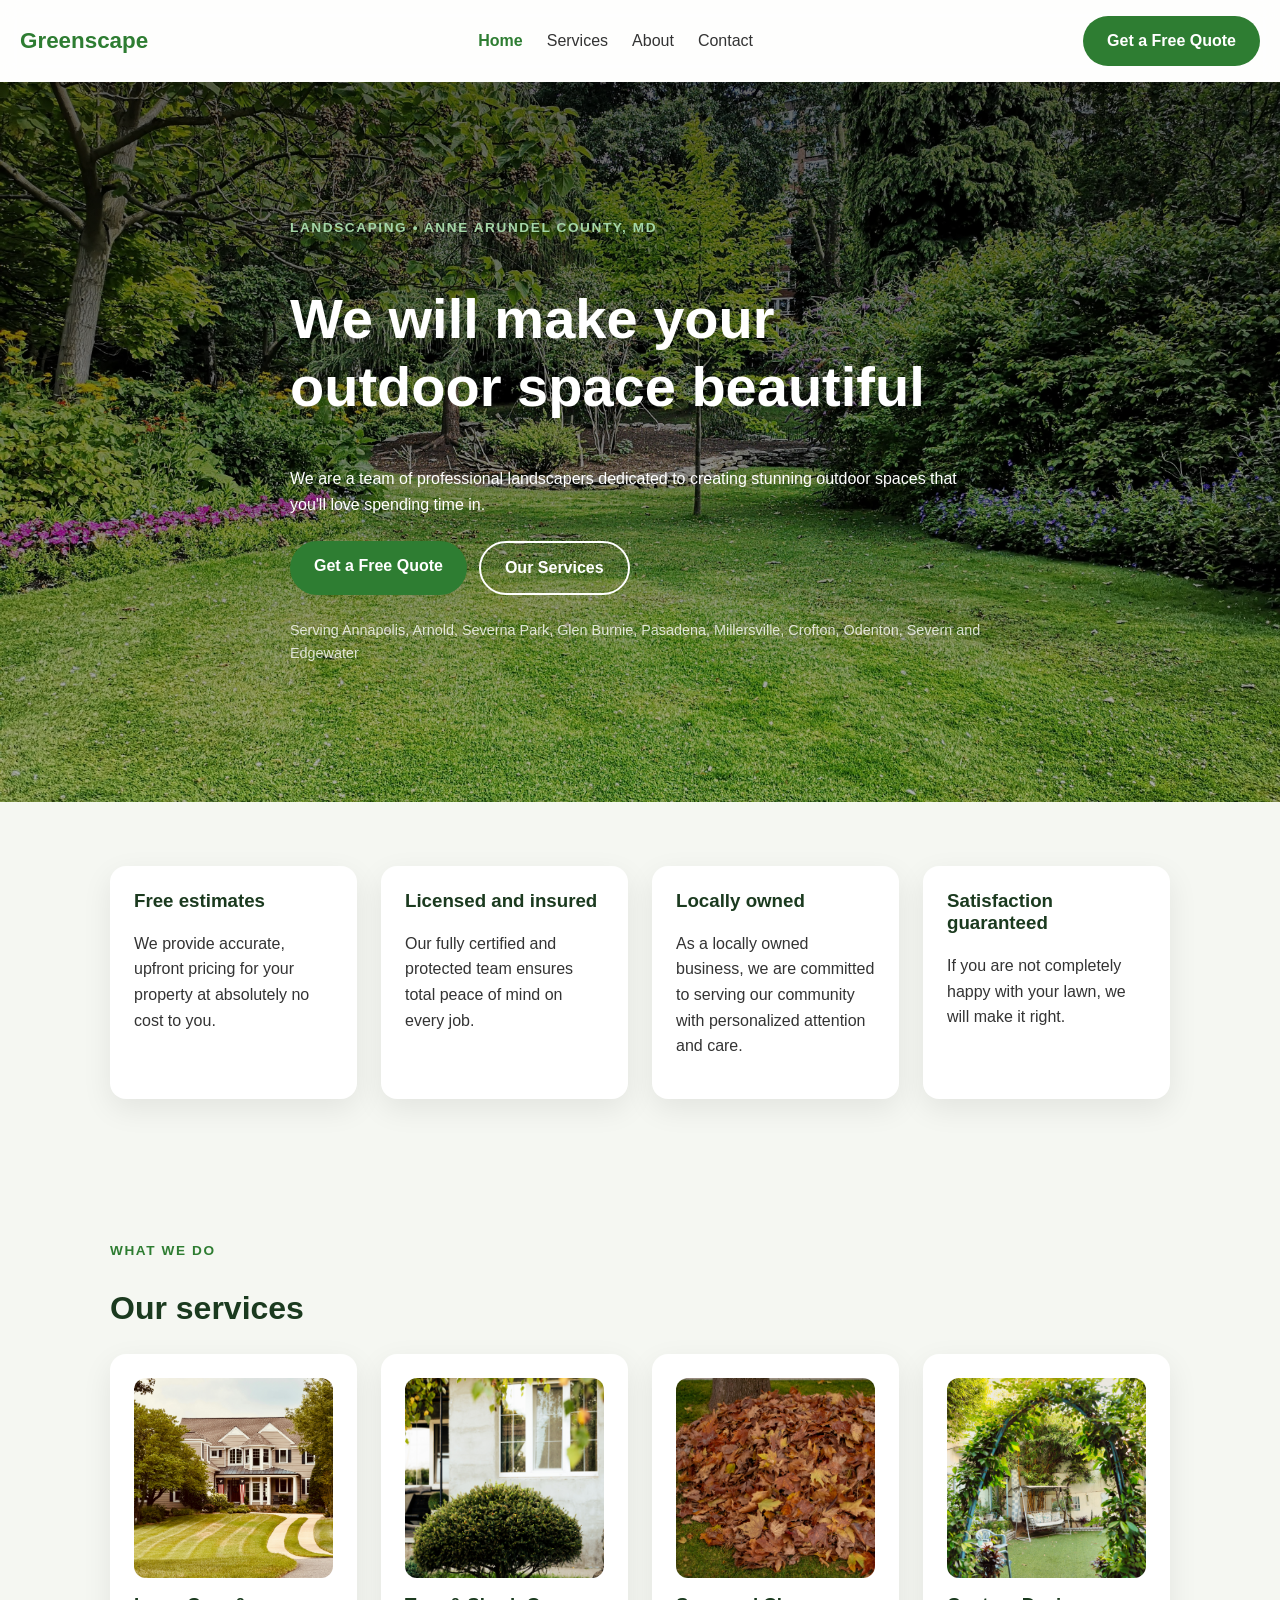
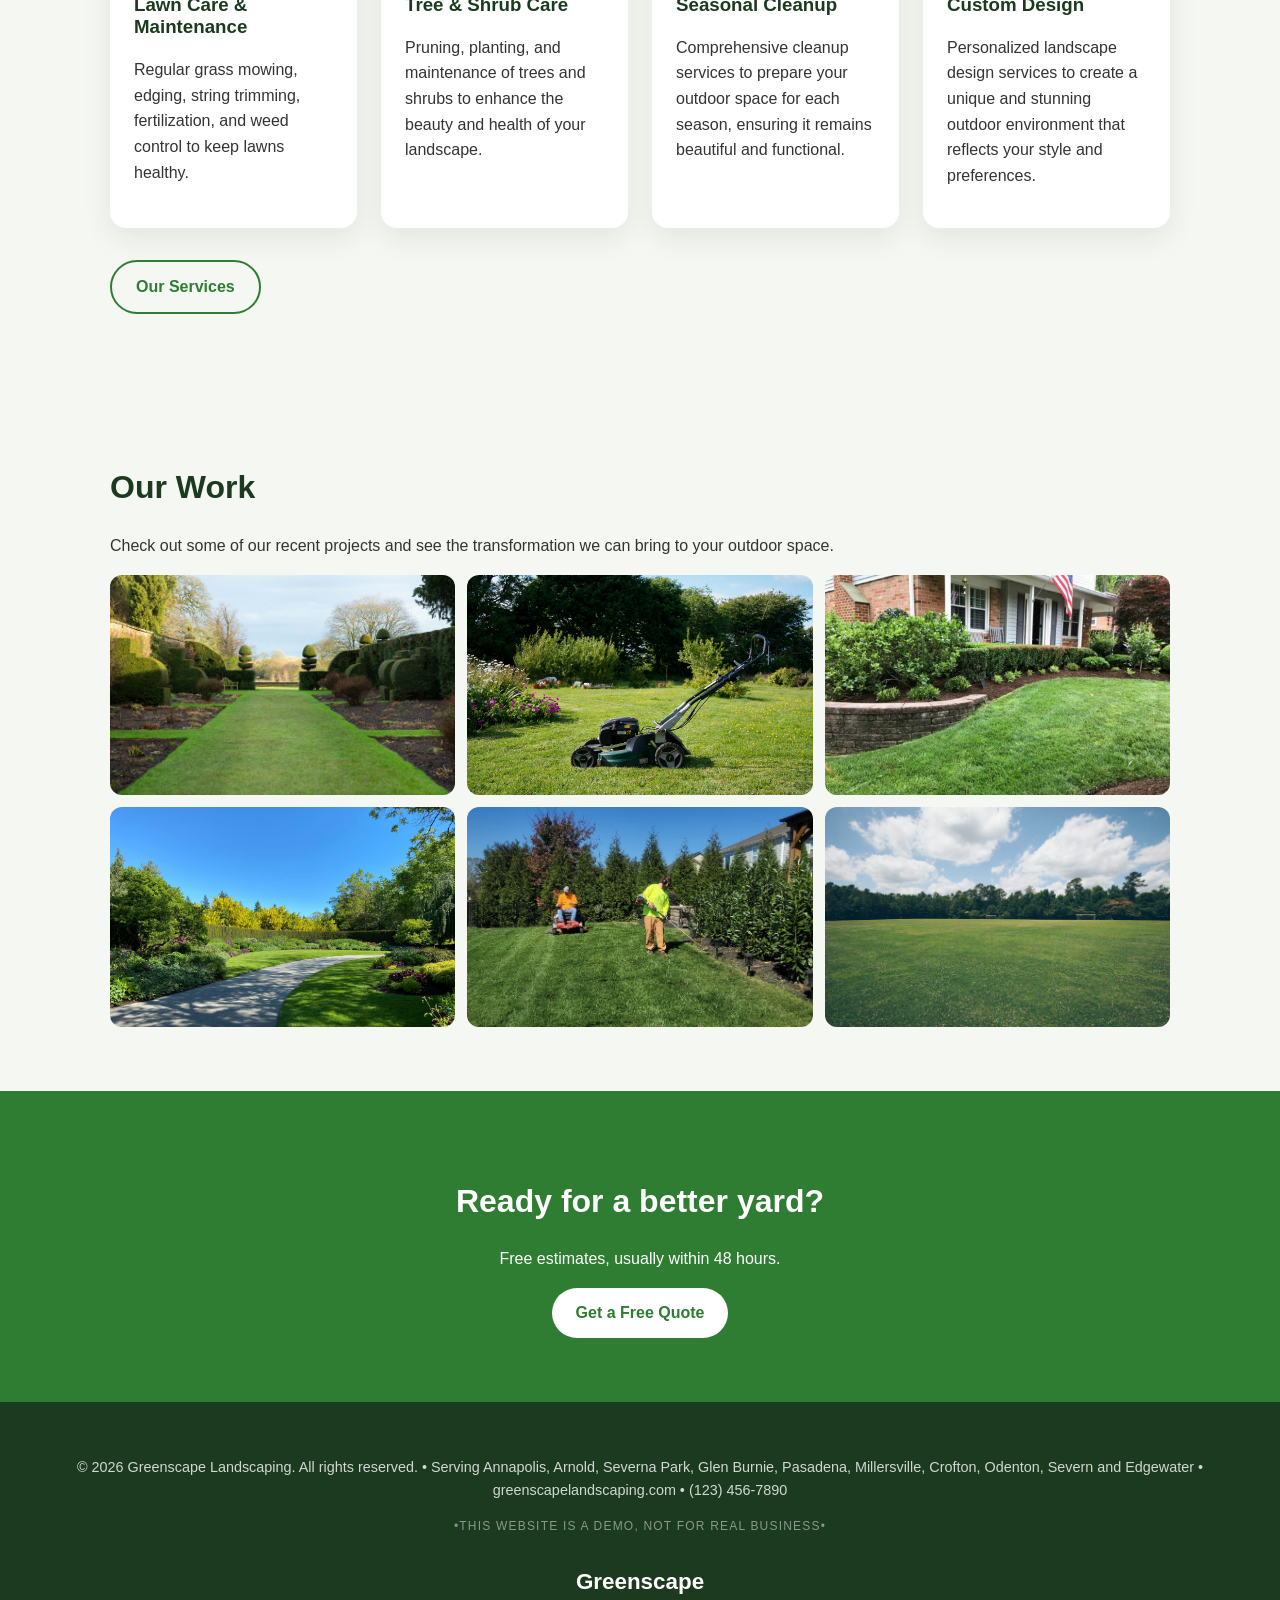
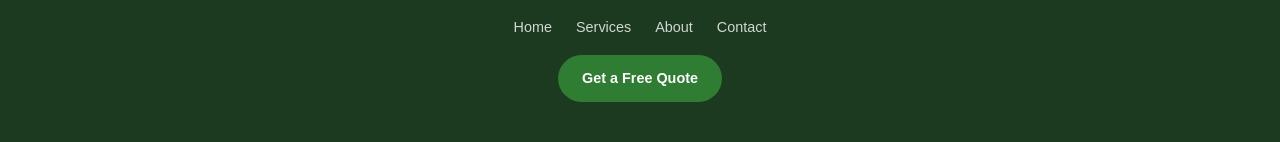
<file: index.html>
<!DOCTYPE html>
<html lang="en">
<head>
    <meta charset="UTF-8">
    <meta name="viewport" content="width=device-width, initial-scale=1.0">
    <title>My mock up website</title>
    <link rel="stylesheet" type="text/css" href="css/style.css">
</head>
<body>
    <header>
        <a class="logo" href="index.html">Greenscape</a>
        <nav>
            <ul>
                <li><a class="active" href="index.html">Home</a></li>
                <li><a href="services.html">Services</a></li>
                <li><a href="about.html">About</a></li>
                <li><a href="contact.html">Contact</a></li>
            </ul>
        </nav>
        <a href="quote.html" class="btn">Get a Free Quote</a>
        <button aria-label="Open menu" class="burger"><span></span><span></span><span></span></button>
    </header>
    <main>
        <section class="hero">
            <div class="hero-content">
                <p class="eyebrow">Landscaping &bull; Anne Arundel County, MD</p>
                <h1>We will make your outdoor space beautiful</h1>
                <p>We are a team of professional landscapers dedicated to creating stunning outdoor spaces that you'll love spending time in.</p>
                <div class="hero-buttons">
                    <a class="btn" href="quote.html">Get a Free Quote</a>
                    <a class="btn-ghost" href="services.html">Our Services</a>
                </div>
                <div class="hero-area">
                <p>Serving Annapolis, Arnold, Severna Park, Glen Burnie, Pasadena, Millersville, Crofton, Odenton, Severn and Edgewater</p>
                </div>
            </div>
        </section>
        <section class="trust">
            <div class="trust-grid">
                <div class="card">
                    <h3>Free estimates</h3>
                    <p>We provide accurate, upfront pricing for your property at absolutely no cost to you.</p>
                </div>
                <div class="card">
                    <h3>Licensed and insured</h3>
                    <p>Our fully certified and protected team ensures total peace of mind on every job.</p>
                </div>
                <div class="card">
                    <h3>Locally owned</h3>
                    <p>As a locally owned business, we are committed to serving our community with personalized attention and care.</p>
                </div>
                <div class="card">
                    <h3>Satisfaction guaranteed</h3>
                    <p>If you are not completely happy with your lawn, we will make it right.</p>
                </div>
            </div>
        </section>
        <section>
            <p class="eyebrow">What we do</p>
            <h2>Our services</h2>
            <div class="services-grid">
                <div class="card">
                    <img src="images/lawnCare.jpg" alt="Lawn Care">
                    <h3>Lawn Care &amp; Maintenance</h3>
                    <p>Regular grass mowing, edging, string trimming, fertilization, and weed control to keep lawns healthy.</p>
                </div>
                <div class="card">
                    <img src="images/treeShrubCare.jpg" alt="Tree &amp; Shrub Care">
                    <h3>Tree &amp; Shrub Care</h3>
                    <p>Pruning, planting, and maintenance of trees and shrubs to enhance the beauty and health of your landscape.</p>
                </div>
                <div class="card">
                    <img src="images/seasonalCleanup.jpg" alt="Seasonal Cleanup">
                    <h3>Seasonal Cleanup</h3>
                    <p>Comprehensive cleanup services to prepare your outdoor space for each season, ensuring it remains beautiful and functional.</p>
                </div>
                <div class="card">
                    <img src="images/customDesign.jpg" alt="Custom Design">
                    <h3>Custom Design</h3>
                    <p>Personalized landscape design services to create a unique and stunning outdoor environment that reflects your style and preferences.</p>
                </div>
            </div>
            <a class="btn-ghost" href="services.html">Our Services</a>
        </section>
        <section>
            <h2>Our Work</h2>
            <p>Check out some of our recent projects and see the transformation we can bring to your outdoor space.</p>
            <div class="gallery">
                <img src="images/image1.jpg" alt="A lawn with shaped bushes">
                <img src="images/image2.jpg" alt="A beautiful yard with flowers">
                <img src="images/image3.jpg" alt="A curated front lawn with cut hedges">
                <img src="images/image4.jpg" alt="A long driveway with flowers on the sides">
                <img src="images/image5.jpg" alt="A backyard with trees and bushes">
                <img src="images/image6.jpg" alt="A maintained soccer field">
            </div>
        </section>
        <section class="cta">
            <h2>Ready for a better yard?</h2>
            <p>Free estimates, usually within 48 hours.</p>
            <a class="btn" href="quote.html">Get a Free Quote</a>
        </section>
    </main>
    <footer>
        <p>&copy; 2026 Greenscape Landscaping. All rights reserved. &bull; Serving Annapolis, Arnold, Severna Park, Glen Burnie, Pasadena, Millersville, Crofton, Odenton, Severn and Edgewater &bull; greenscapelandscaping.com &bull; (123) 456-7890</p>
        <p class="demo-note">&bull;THIS WEBSITE IS A DEMO, NOT FOR REAL BUSINESS&bull;</p>
        <a class="logo" href="index.html">Greenscape</a>
        <nav>
            <ul>
                <li><a class="active" href="index.html">Home</a></li>
                <li><a href="services.html">Services</a></li>
                <li><a href="about.html">About</a></li>
                <li><a href="contact.html">Contact</a></li>
            </ul>
        </nav>
        <a href="quote.html" class="btn">Get a Free Quote</a>
    </footer>
    <script src="js/main.js"></script>
</body>
</html>
</file>
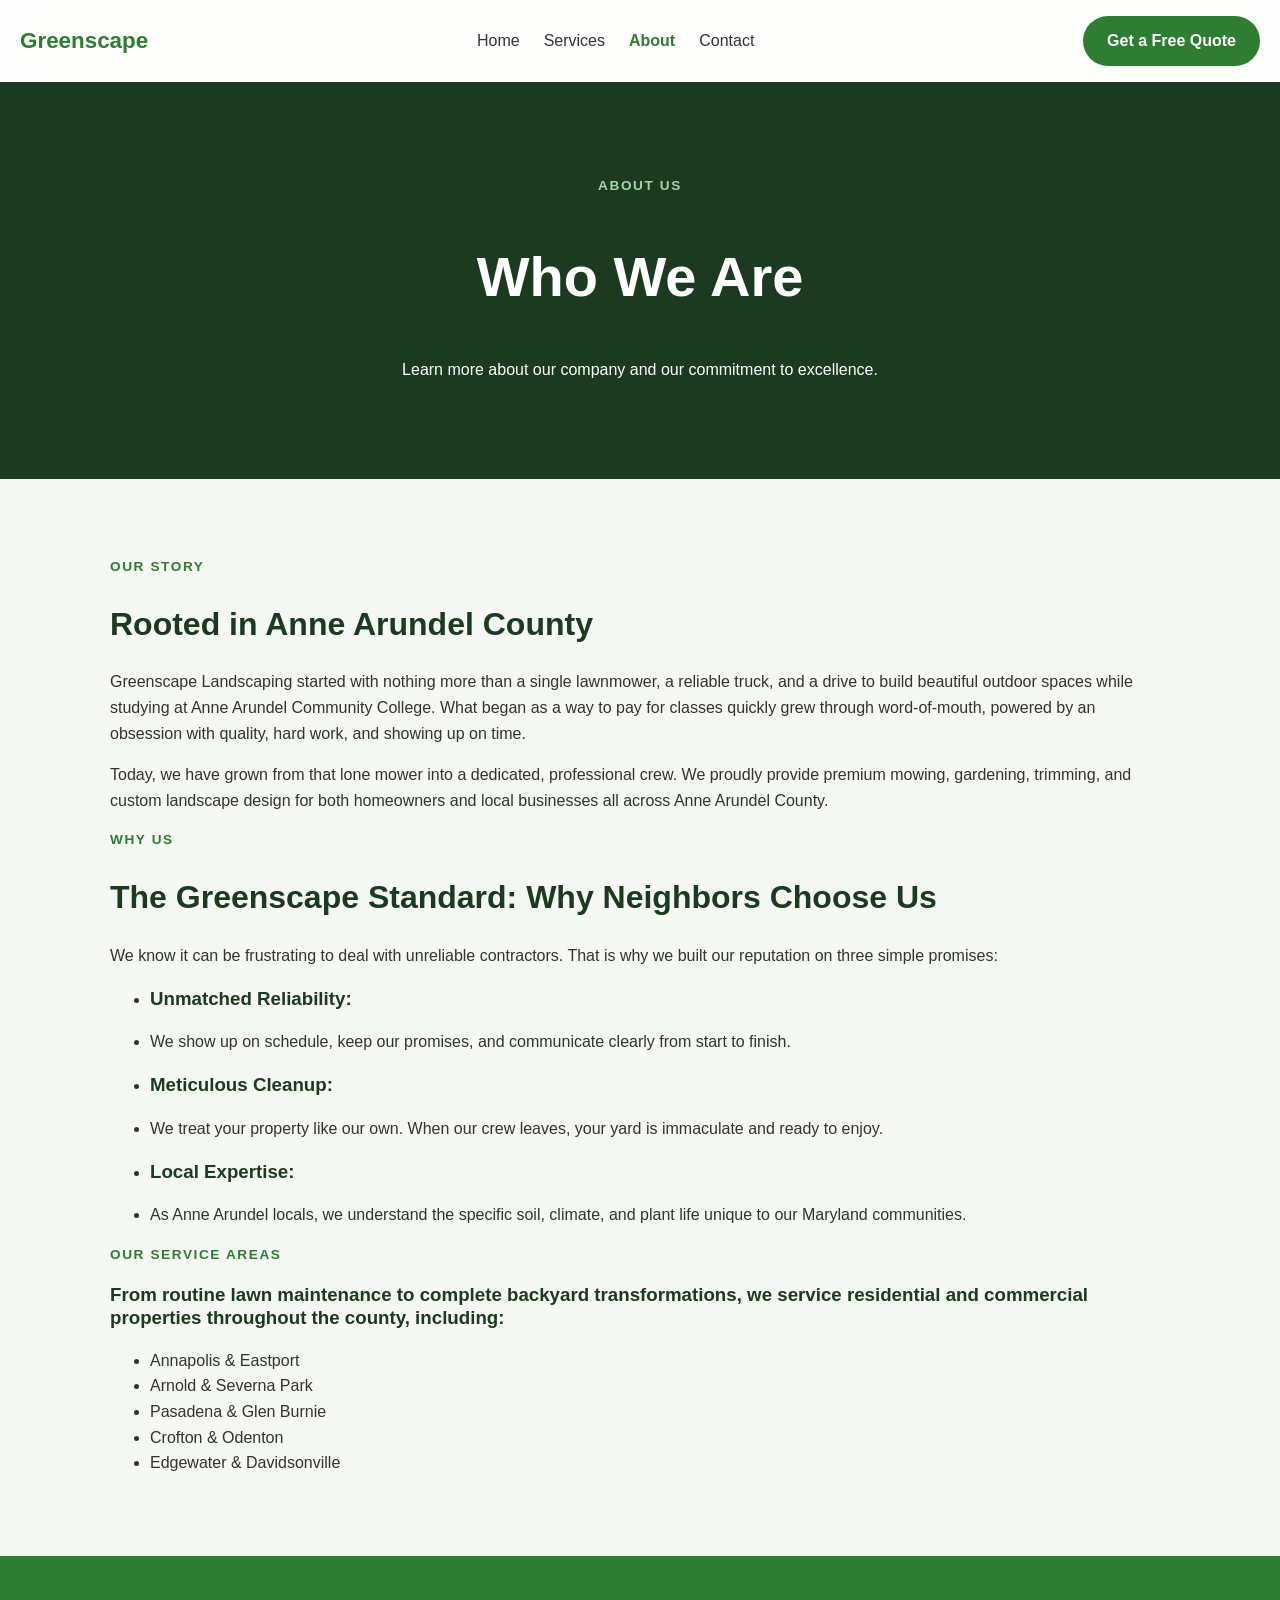
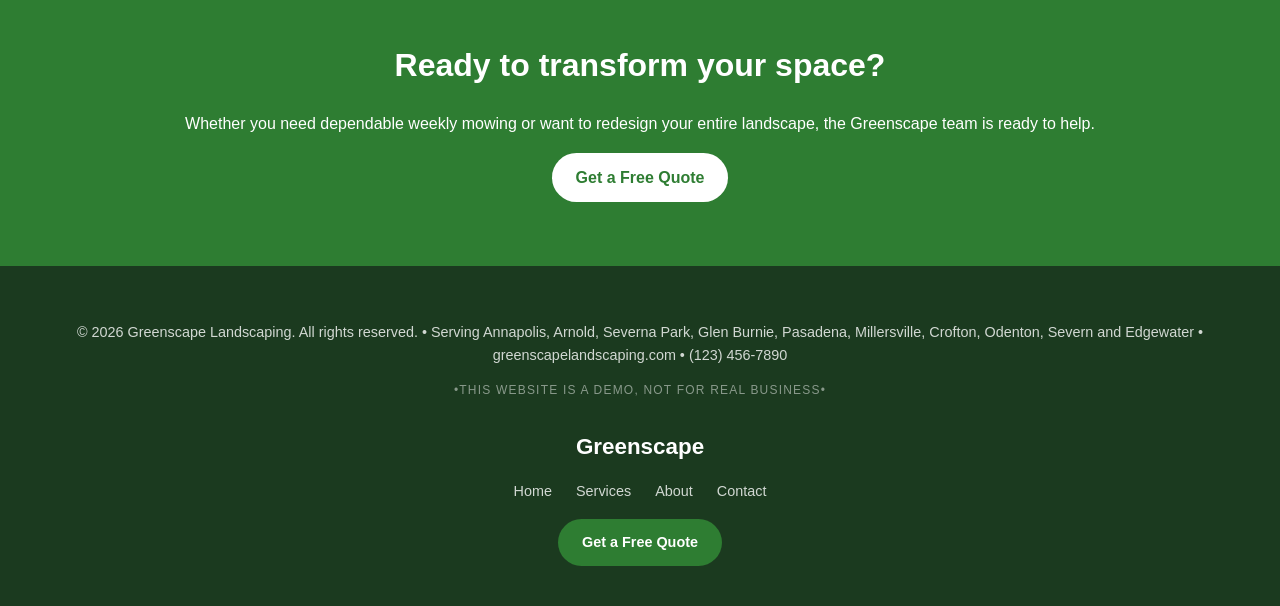
<file: about.html>
<!DOCTYPE html>
<html lang="en">
<head>
    <meta charset="UTF-8">
    <meta name="viewport" content="width=device-width, initial-scale=1.0">
    <title>My mock up website</title>
    <link rel="stylesheet" type="text/css" href="css/style.css">
</head>
<body>
    <header>
        <a class="logo" href="index.html">Greenscape</a>
        <nav>
            <ul>
                <li><a href="index.html">Home</a></li>
                <li><a href="services.html">Services</a></li>
                <li><a class="active" href="about.html">About</a></li>
                <li><a href="contact.html">Contact</a></li>
            </ul>
        </nav>
        <a href="quote.html" class="btn">Get a Free Quote</a>
        <button aria-label="Open menu" class="burger"><span></span><span></span><span></span></button>
    </header>
    <main>
        <section class="page-hero">
            <p class="eyebrow">About Us</p>
            <h1>Who We Are</h1>
            <p>Learn more about our company and our commitment to excellence.</p>
        </section>
        <section class="split">
            <div>
                <p class="eyebrow">Our Story</p>
                <h2>Rooted in Anne Arundel County</h2>
                <p>Greenscape Landscaping started with nothing more than a single lawnmower, a reliable truck, and a drive to build beautiful outdoor spaces while studying at Anne Arundel Community College. What began as a way to pay for classes quickly grew through word-of-mouth, powered by an obsession with quality, hard work, and showing up on time. </p>
                <p>Today, we have grown from that lone mower into a dedicated, professional crew. We proudly provide premium mowing, gardening, trimming, and custom landscape design for both homeowners and local businesses all across Anne Arundel County.</p>
            </div>
            <div>
                <p class="eyebrow">Why Us</p>
                <h2>The Greenscape Standard: Why Neighbors Choose Us</h2>
                <p>We know it can be frustrating to deal with unreliable contractors. That is why we built our reputation on three simple promises:</p>
                <ul>
                    <li><h3>Unmatched Reliability: </h3></li>
                    <li><p>We show up on schedule, keep our promises, and communicate clearly from start to finish.</p></li>
                    <li><h3>Meticulous Cleanup: </h3></li>
                    <li><p>We treat your property like our own. When our crew leaves, your yard is immaculate and ready to enjoy.</p></li>
                    <li><h3>Local Expertise: </h3></li>
                    <li><p>As Anne Arundel locals, we understand the specific soil, climate, and plant life unique to our Maryland communities.</p></li>
                </ul>
            </div>
            <div>
                <p class="eyebrow">Our service areas</p>
                <h3>From routine lawn maintenance to complete backyard transformations, we service residential and commercial properties throughout the county, including:</h3>
                <ul>
                    <li>Annapolis & Eastport</li>
                    <li>Arnold & Severna Park</li>
                    <li>Pasadena & Glen Burnie</li>
                    <li>Crofton & Odenton</li>
                    <li>Edgewater & Davidsonville</li>
                </ul>
            </div>
        </section>
        <section class="cta">
            <h2>Ready to transform your space?</h2>
            <p>Whether you need dependable weekly mowing or want to redesign your entire landscape, the Greenscape team is ready to help.</p>
            <a class="btn" href="quote.html">Get a Free Quote</a>
        </section>
    </main>
    <footer>
        <p>&copy; 2026 Greenscape Landscaping. All rights reserved. &bull; Serving Annapolis, Arnold, Severna Park, Glen Burnie, Pasadena, Millersville, Crofton, Odenton, Severn and Edgewater &bull; greenscapelandscaping.com &bull; (123) 456-7890</p>
        <p class="demo-note">&bull;THIS WEBSITE IS A DEMO, NOT FOR REAL BUSINESS&bull;</p>
        <a class="logo" href="index.html">Greenscape</a>
        <nav>
            <ul>
                <li><a href="index.html">Home</a></li>
                <li><a href="services.html">Services</a></li>
                <li><a class="active" href="about.html">About</a></li>
                <li><a href="contact.html">Contact</a></li>
            </ul>
        </nav>
        <a href="quote.html" class="btn">Get a Free Quote</a>
    </footer>
    <script src="js/main.js"></script>
</body>
</html>
</file>
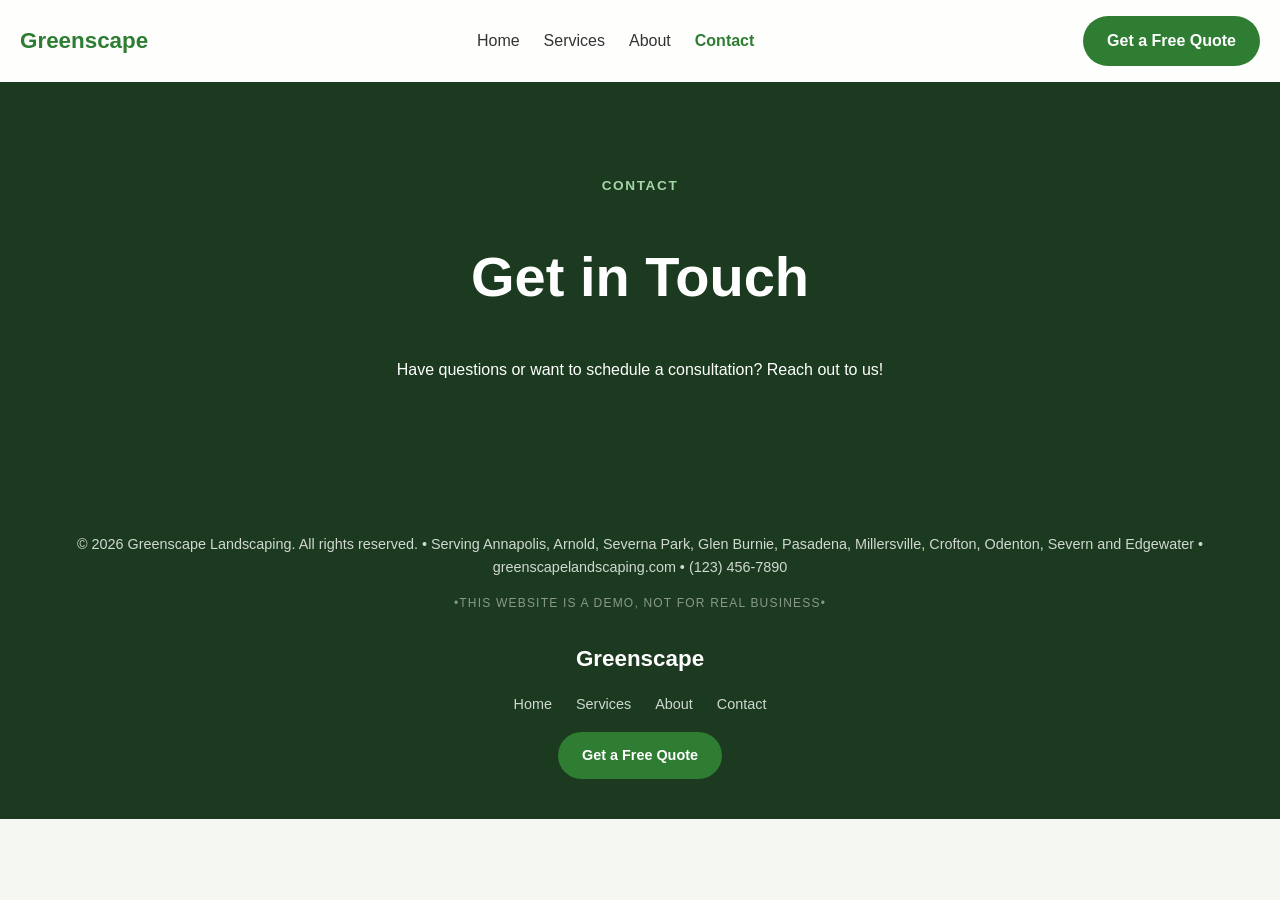
<file: contact.html>
<!DOCTYPE html>
<html lang="en">
<head>
    <meta charset="UTF-8">
    <meta name="viewport" content="width=device-width, initial-scale=1.0">
    <title>My mock up website</title>
    <link rel="stylesheet" type="text/css" href="css/style.css">
</head>
<body>
    <header>
        <a class="logo" href="index.html">Greenscape</a>
        <nav>
            <ul>
                <li><a href="index.html">Home</a></li>
                <li><a href="services.html">Services</a></li>
                <li><a href="about.html">About</a></li>
                <li><a class="active" href="contact.html">Contact</a></li>
            </ul>
        </nav>
        <a href="quote.html" class="btn">Get a Free Quote</a>
        <button aria-label="Open menu" class="burger"><span></span><span></span><span></span></button>
    </header>
    <main>
        <section class="page-hero">
            <p class="eyebrow">Contact</p>
            <h1>Get in Touch</h1>
            <p>Have questions or want to schedule a consultation? Reach out to us!</p>
        </section>
    </main>
    <footer>
        <p>&copy; 2026 Greenscape Landscaping. All rights reserved. &bull; Serving Annapolis, Arnold, Severna Park, Glen Burnie, Pasadena, Millersville, Crofton, Odenton, Severn and Edgewater &bull; greenscapelandscaping.com &bull; (123) 456-7890</p>
        <p class="demo-note">&bull;THIS WEBSITE IS A DEMO, NOT FOR REAL BUSINESS&bull;</p>
        <a class="logo" href="index.html">Greenscape</a>
        <nav>
            <ul>
                <li><a href="index.html">Home</a></li>
                <li><a href="services.html">Services</a></li>
                <li><a href="about.html">About</a></li>
                <li><a class="active" href="contact.html">Contact</a></li>
            </ul>
        </nav>
        <a href="quote.html" class="btn">Get a Free Quote</a>
    </footer>
    <script src="js/main.js"></script>
</body>
</html>
</file>
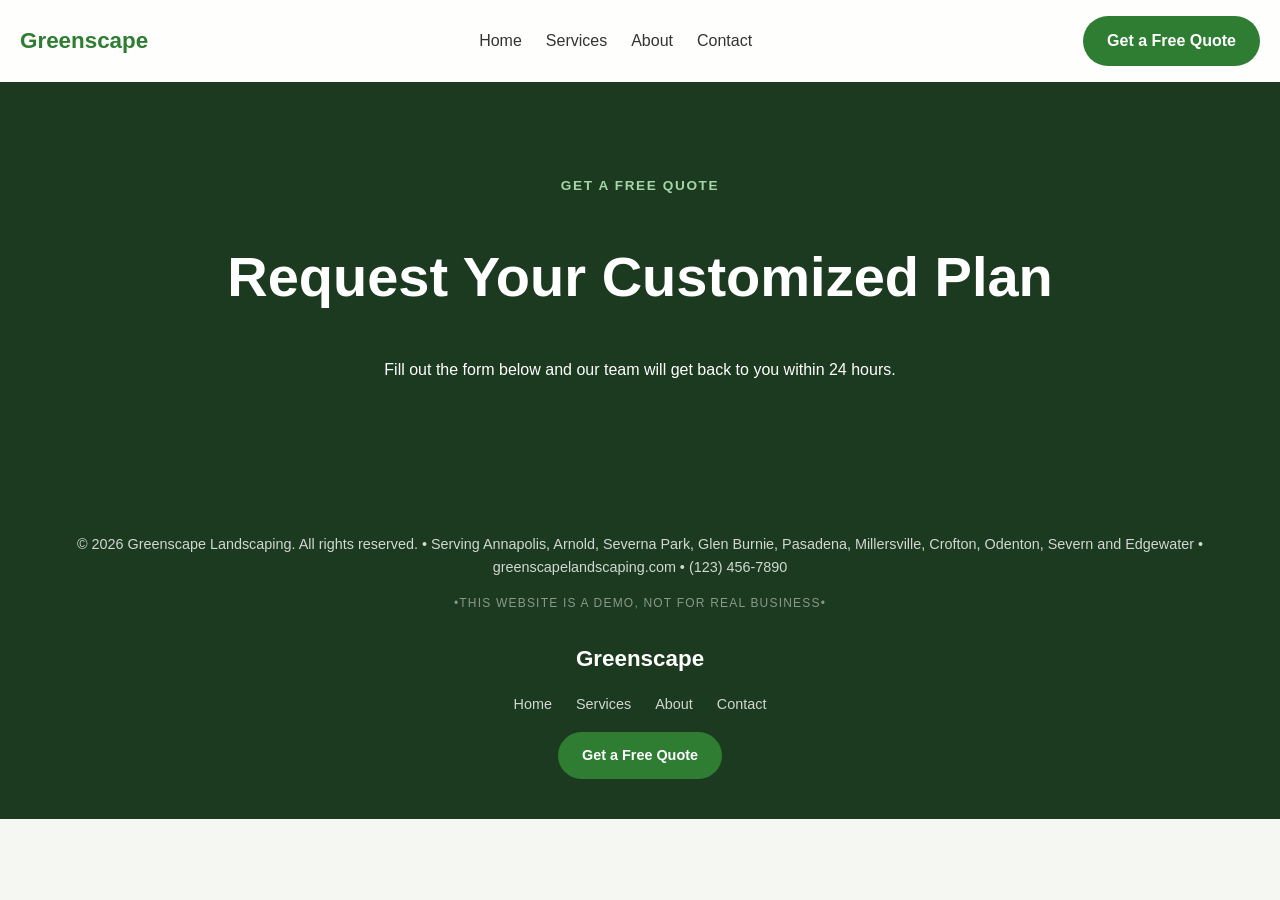
<file: quote.html>
<!DOCTYPE html>
<html lang="en">
<head>
    <meta charset="UTF-8">
    <meta name="viewport" content="width=device-width, initial-scale=1.0">
    <title>My mock up website</title>
    <link rel="stylesheet" type="text/css" href="css/style.css">
</head>
<body>
    <header>
        <a class="logo" href="index.html">Greenscape</a>
        <nav>
            <ul>
                <li><a href="index.html">Home</a></li>
                <li><a href="services.html">Services</a></li>
                <li><a href="about.html">About</a></li>
                <li><a href="contact.html">Contact</a></li>
            </ul>
        </nav>
        <a href="quote.html" class="btn">Get a Free Quote</a>
        <button aria-label="Open menu" class="burger"><span></span><span></span><span></span></button>
    </header>
    <main>
        <section class="page-hero">
            <p class="eyebrow">Get a Free Quote</p>
            <h1>Request Your Customized Plan</h1>
            <p>Fill out the form below and our team will get back to you within 24 hours.</p>
        </section>
    </main>
    <footer>
        <p>&copy; 2026 Greenscape Landscaping. All rights reserved. &bull; Serving Annapolis, Arnold, Severna Park, Glen Burnie, Pasadena, Millersville, Crofton, Odenton, Severn and Edgewater &bull; greenscapelandscaping.com &bull; (123) 456-7890</p>
        <p class="demo-note">&bull;THIS WEBSITE IS A DEMO, NOT FOR REAL BUSINESS&bull;</p>
        <a class="logo" href="index.html">Greenscape</a>
        <nav>
            <ul>
                <li><a href="index.html">Home</a></li>
                <li><a href="services.html">Services</a></li>
                <li><a href="about.html">About</a></li>
                <li><a href="contact.html">Contact</a></li>
            </ul>
        </nav>
        <a href="quote.html" class="btn">Get a Free Quote</a>
    </footer>
    <script src="js/main.js"></script>
</body>
</html>
</file>
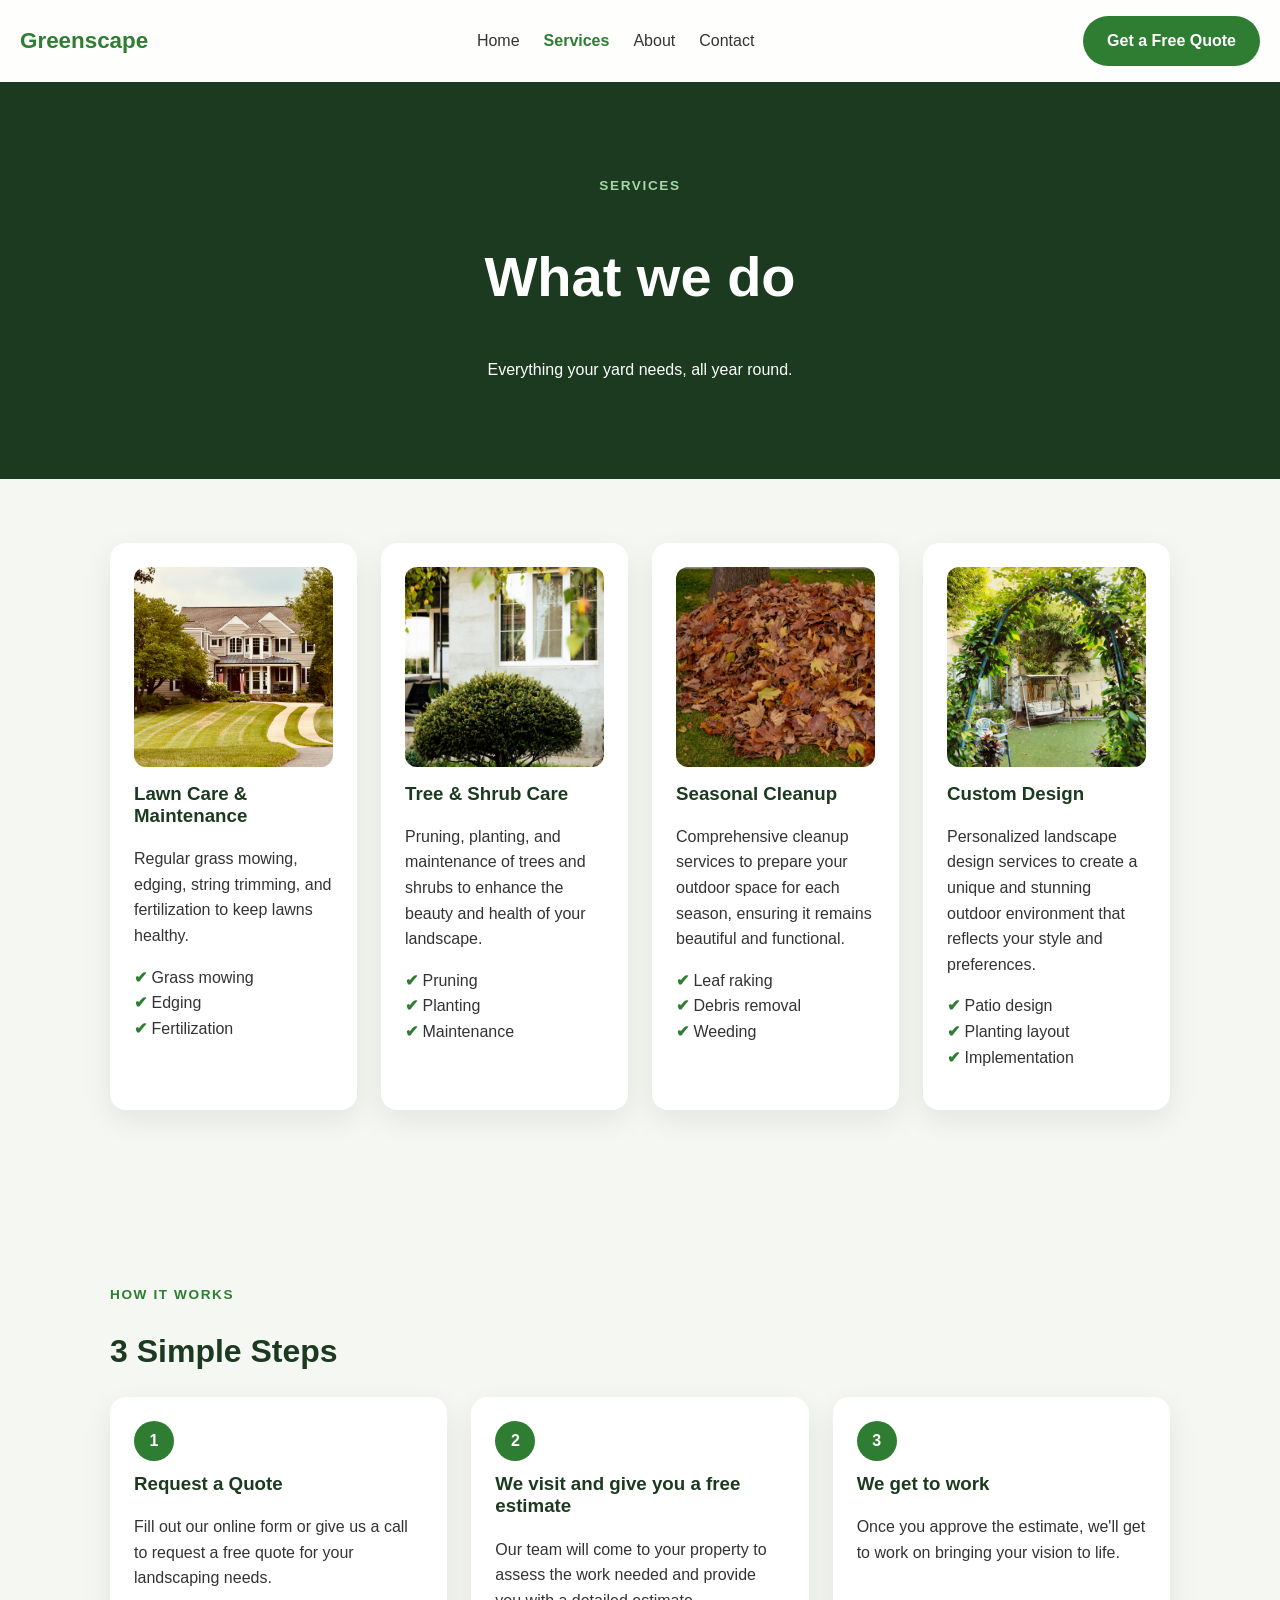
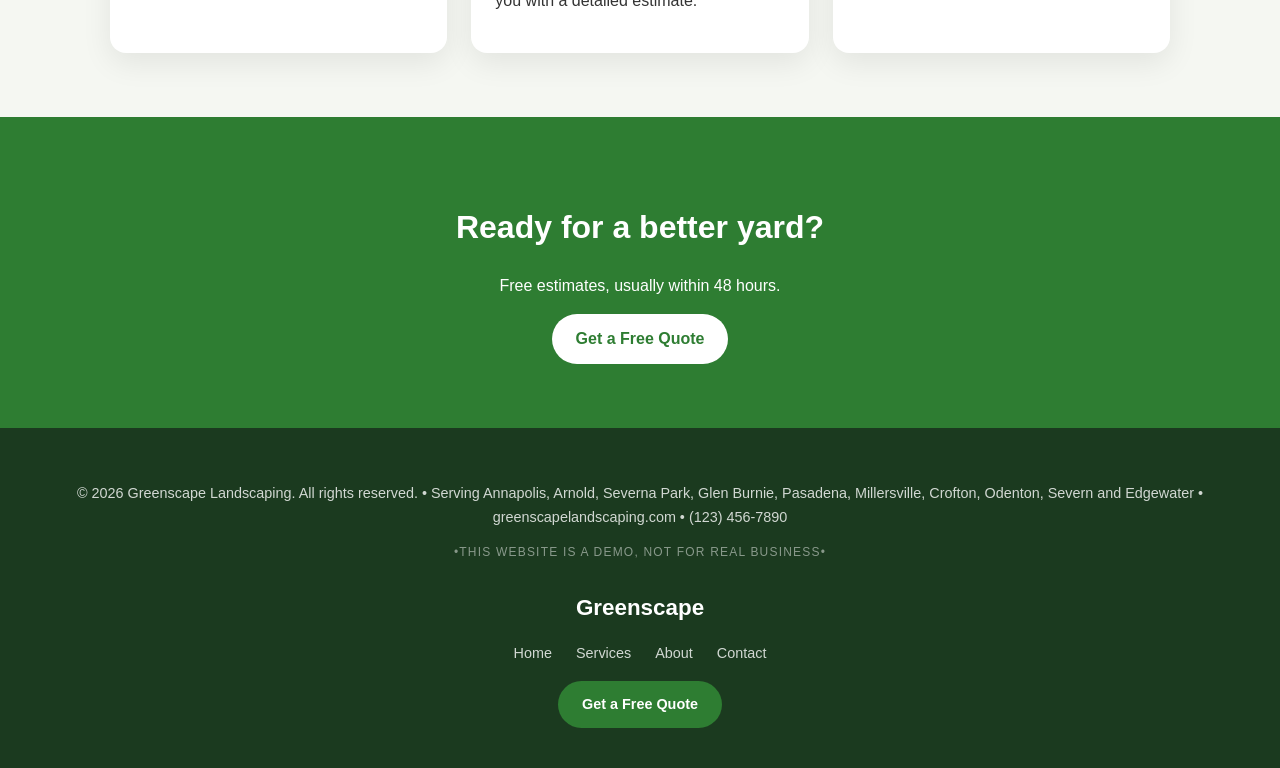
<file: services.html>
<!DOCTYPE html>
<html lang="en">
<head>
    <meta charset="UTF-8">
    <meta name="viewport" content="width=device-width, initial-scale=1.0">
    <title>My mock up website</title>
    <link rel="stylesheet" type="text/css" href="css/style.css">
</head>
<body>
    <header>
        <a class="logo" href="index.html">Greenscape</a>
        <nav>
            <ul>
                <li><a href="index.html">Home</a></li>
                <li><a class="active" href="services.html">Services</a></li>
                <li><a href="about.html">About</a></li>
                <li><a href="contact.html">Contact</a></li>
            </ul>
        </nav>
        <a href="quote.html" class="btn">Get a Free Quote</a>
        <button aria-label="Open menu" class="burger"><span></span><span></span><span></span></button>
    </header>
    <main>
        <section class="page-hero">
            <p class="eyebrow">Services</p>
            <h1>What we do</h1>
            <p>Everything your yard needs, all year round.</p>
        </section>
        <section>
            <div class="services-grid">
                <div class="card">
                    <img src="images/lawnCare.jpg" alt="Lawn Care">
                    <h3>Lawn Care &amp; Maintenance</h3>
                    <p>Regular grass mowing, edging, string trimming, and fertilization to keep lawns healthy.</p>
                    <ul class="checklist">
                        <li>Grass mowing</li>
                        <li>Edging</li>
                        <li>Fertilization</li>
                    </ul>
                </div>
                <div class="card">
                    <img src="images/treeShrubCare.jpg" alt="Tree &amp; Shrub Care">
                    <h3>Tree &amp; Shrub Care</h3>
                    <p>Pruning, planting, and maintenance of trees and shrubs to enhance the beauty and health of your landscape.</p>
                    <ul class="checklist">
                        <li>Pruning</li>
                        <li>Planting</li>
                        <li>Maintenance</li>
                    </ul>
                </div>
                <div class="card">
                    <img src="images/seasonalCleanup.jpg" alt="Seasonal Cleanup">
                    <h3>Seasonal Cleanup</h3>
                    <p>Comprehensive cleanup services to prepare your outdoor space for each season, ensuring it remains beautiful and functional.</p>
                    <ul class="checklist">
                        <li>Leaf raking</li>
                        <li>Debris removal</li>
                        <li>Weeding</li>
                    </ul>
                </div>
                <div class="card">
                    <img src="images/customDesign.jpg" alt="Custom Design">
                    <h3>Custom Design</h3>
                    <p>Personalized landscape design services to create a unique and stunning outdoor environment that reflects your style and preferences.</p>
                    <ul class="checklist">
                        <li>Patio design</li>
                        <li>Planting layout</li>
                        <li>Implementation</li>
                    </ul>
                </div>
            </div>
        </section>
        <section>
            <p class="eyebrow">How it works</p>
            <h2>3 Simple Steps</h2>
            <div class="steps">
                <div class="card">
                    <span class="step-num">1</span>
                    <h3>Request a Quote</h3>
                    <p>Fill out our online form or give us a call to request a free quote for your landscaping needs.</p>
                </div>
                <div class="card">
                    <span class="step-num">2</span>
                    <h3>We visit and give you a free estimate</h3>
                    <p>Our team will come to your property to assess the work needed and provide you with a detailed estimate.</p>
                </div>
                <div class="card">
                    <span class="step-num">3</span>
                    <h3>We get to work</h3>
                    <p>Once you approve the estimate, we'll get to work on bringing your vision to life.</p>
                </div>
            </div>
        </section>
        <section class="cta">
            <h2>Ready for a better yard?</h2>
            <p>Free estimates, usually within 48 hours.</p>
            <a class="btn" href="quote.html">Get a Free Quote</a>
        </section>
    </main>
    <footer>
        <p>&copy; 2026 Greenscape Landscaping. All rights reserved. &bull; Serving Annapolis, Arnold, Severna Park, Glen Burnie, Pasadena, Millersville, Crofton, Odenton, Severn and Edgewater &bull; greenscapelandscaping.com &bull; (123) 456-7890</p>
        <p class="demo-note">&bull;THIS WEBSITE IS A DEMO, NOT FOR REAL BUSINESS&bull;</p>
        <a class="logo" href="index.html">Greenscape</a>
        <nav>
            <ul>
                <li><a href="index.html">Home</a></li>
                <li><a class="active" href="services.html">Services</a></li>
                <li><a href="about.html">About</a></li>
                <li><a href="contact.html">Contact</a></li>
            </ul>
        </nav>
        <a href="quote.html" class="btn">Get a Free Quote</a>
    </footer>
    <script src="js/main.js"></script>
</body>
</html>
</file>
<file: css/style.css>
* {box-sizing: border-box;}
body {margin: 0;}
img {max-width: 100%; display: block;}
a {text-decoration: none; color: inherit;}
:root {--green:#2e7d32; --green-dark:#1b5e20; --dark:#1b3a1f; --light:#f5f7f2; --text:#333; --radius:16px; --shadow:0 10px 30px rgba(0,0,0,.08); }
body {font-family: sans-serif; color: var(--text); background-color: var(--light); line-height: 1.6; }
h1, h2, h3 {color: var(--dark); line-height: 1.2;}
h1 {font-size: 2.25rem;}
h2 {font-size: 2rem;}
.eyebrow {font-size: 0.85rem; text-transform: uppercase; letter-spacing: 0.1rem; color: var(--green); font-weight: 700; }
.btn {display: inline-block; background-color: var(--green); color: white; padding: 12px 24px; border-radius: 100px; font-weight: 600; transition: background 0.2s; }
.btn:hover {background-color: var(--green-dark);}
.btn-ghost {display: inline-block; padding: 12px 24px; border-radius: 100px; font-weight: 600; transition: background 0.2s; border: 2px solid var(--green); color: var(--green); background: transparent;}
.btn-ghost:hover {background-color: var(--green); color: white;}
section {padding: 64px 20px; max-width: 1100px; margin: 0 auto;}
header {display: flex; justify-content: space-between; align-items: center; padding: 16px 20px; z-index: 10; position: sticky; top: 0; background: rgba(255,255,255,0.85); backdrop-filter: blur(10px);}
.logo {font-size: 1.4rem; font-weight: 800; color: var(--green);}
nav ul {display: flex; gap: 24px; list-style: none; margin: 0; padding: 0;}
header nav {display: none;}
header .btn {display: none;}
.burger {background: none; border: none; cursor: pointer; padding: 0; }
.burger span {display: block; width: 24px; height: 2px; background: var(--dark); margin: 5px 0;}
.hero {background-image: linear-gradient(rgba(0,0,0,0.6), rgba(0,0,0,0.3)), url('../images/landscape.jpg'); background-size: cover; background-position: center; min-height: 80vh; display: flex; align-items: center; max-width: none; color: white; }
.hero-buttons {display: flex; gap: 12px; flex-wrap: wrap; margin-top: 24px;}
.hero-content {max-width: 700px; margin: 0 auto; width: 100%; }
.hero h1 {color: white; }
.hero .btn-ghost {border-color: white; color: white;}
.hero .eyebrow {color: #a5d6a7;}
.hero-area {font-size: 0.9rem; opacity: 0.8; margin-top: 24px;}
.card {background: white; border-radius: var(--radius); padding: 24px; box-shadow: var(--shadow); transition: transform 0.2s; }
.card:hover {transform: translateY(-4px);}
.card h3 {margin-top: 0;}
.card img {width: 100%; height: 200px; object-fit: cover; border-radius: 12px; margin-bottom: 16px;}
.trust-grid, .services-grid {display: grid; grid-template-columns: 1fr; gap: 24px;}
.services-grid {margin-bottom: 32px;}
.gallery {display: grid; grid-template-columns: repeat(2,1fr); gap: 12px;}
.gallery img {width: 100%; height: 220px; object-fit: cover; border-radius: 12px;}
.cta {background: var(--green); color: white; text-align: center; max-width: none; }
.cta h2 {color: white;}
.cta .btn {background: white; color: var(--green);}
.cta .btn:hover {background: var(--light);}
footer {background: var(--dark); color: rgba(255,255,255,0.80); padding: 40px 20px; text-align: center; font-size: 0.9rem;}
footer .logo {color: white; display: inline-block; margin-top: 16px;}
footer ul {justify-content: center; flex-wrap: wrap; margin: 16px 0;}
.demo-note {font-size: 0.75rem; letter-spacing: 0.1em; opacity: 0.6;}
header nav a.active {color: var(--green); font-weight: 700;}
.page-hero {text-align: center; padding: 80px 20px; background: var(--dark); color: white; max-width: none;}
.page-hero h1 {color: white;}
.page-hero .eyebrow {color: #a5d6a7;}
.checklist {list-style: none; padding: 0;}
.checklist li::before {content: '✔ '; color: var(--green); font-weight: 700;}
.steps {display: grid; grid-template-columns: 1fr; gap: 24px;}
.step-num {display: inline-block; width: 40px; height: 40px; line-height: 40px; text-align: center; border-radius: 50%; background: var(--green); color: white; font-weight: 700; margin-bottom: 12px;}
@media (min-width: 768px) {header nav {display: block;} header .btn {display: inline-block;} .burger {display: none;} h1 {font-size: 3.5rem;} .trust-grid, .services-grid {grid-template-columns: repeat(2,1fr);} .gallery {grid-template-columns: repeat(3,1fr);} .steps {grid-template-columns: repeat(3,1fr);}}
@media (min-width: 1024px) {.trust-grid, .services-grid {grid-template-columns: repeat(4,1fr);}}
</file>
